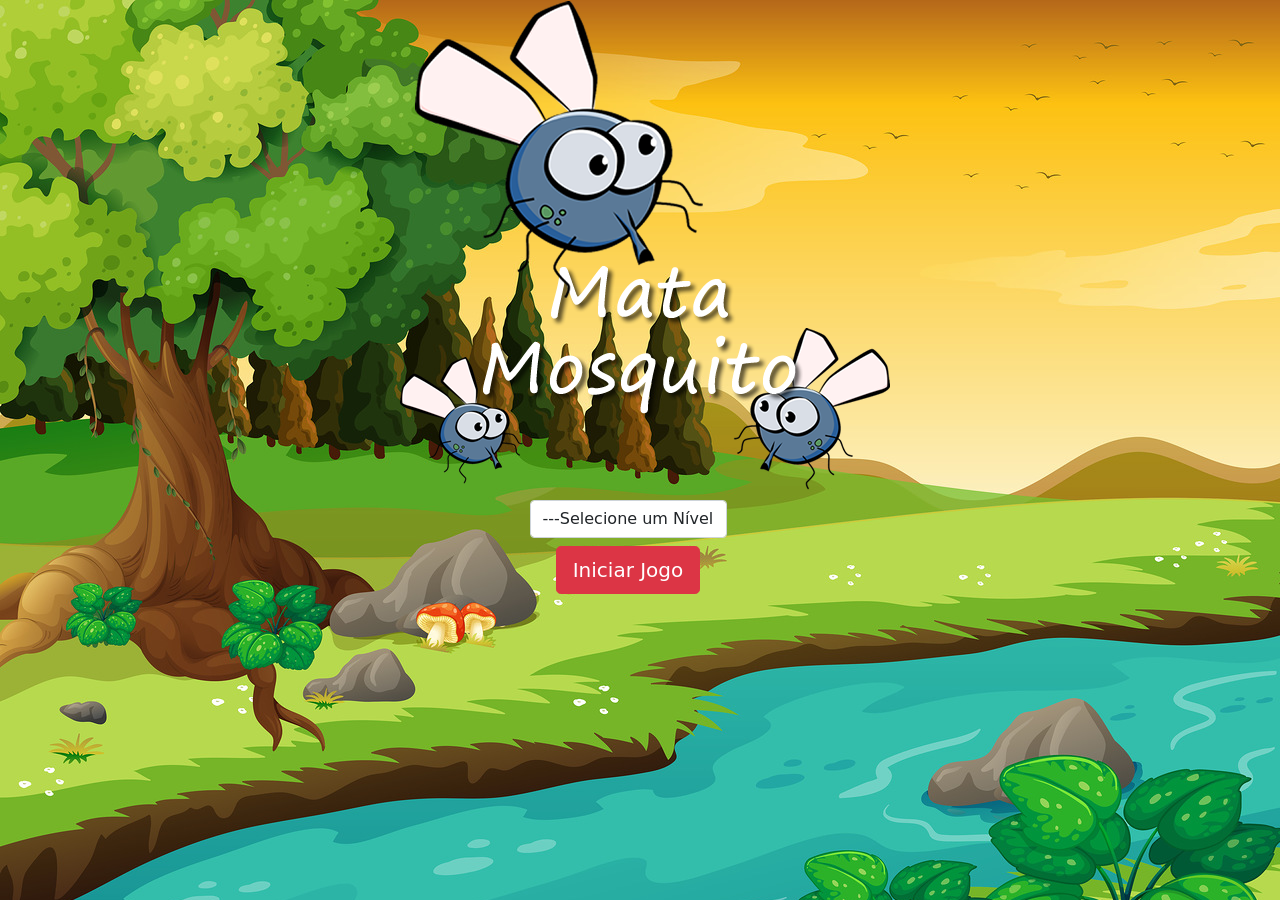
<file: index.html>
<!DOCTYPE html>
<html lang="pt-br">

<head>
    <meta charset="UTF-8">
    <meta name="viewport" content="width=device-width, initial-scale=1.0">
    <link rel="stylesheet" href="css/bootstrap.min.css">
    <link rel="stylesheet" href="estilo.css">
    <title>Mata Mosca</title>
    <script>
        function iniciarjogo() {
            var nivel = document.getElementById("nivel").value
            if (nivel === "") {
                alert("Selecione um nível para Jogar!")
                return false
            }
            window.location.href = "app.html?" + nivel
        }
    </script>
</head>

<body>
    <div class="container"> <!--Titulo do Jogo-->
        <div class="row">
            <div class="col">
                <div class="d-flex justify-content-center">
                    <img src="imagens/game.png">
                </div>
            </div>

            <div class="row">
                <div class="d-flex justify-content-center">
                    <div class="md-2">
                        <select id="nivel" class="form-control">
                            <option value="">---Selecione um Nível</option>
                            <option value="normal">Normal</option>
                            <option value="dificil">Díficil</option>
                            <option value="chunknorris">Chunk Norris</option>
                        </select>
                    </div>
                </div>

            </div>

            <div class="row pt-2">
                <div class="col">
                    <div class="d-flex justify-content-center">
                        <button type="button" class="btn btn-danger btn-lg" onclick="iniciarjogo()">Iniciar Jogo</button>
                    </div>
                </div>
            </div>
        </div>
    </div>














</body>

</html>
</file>
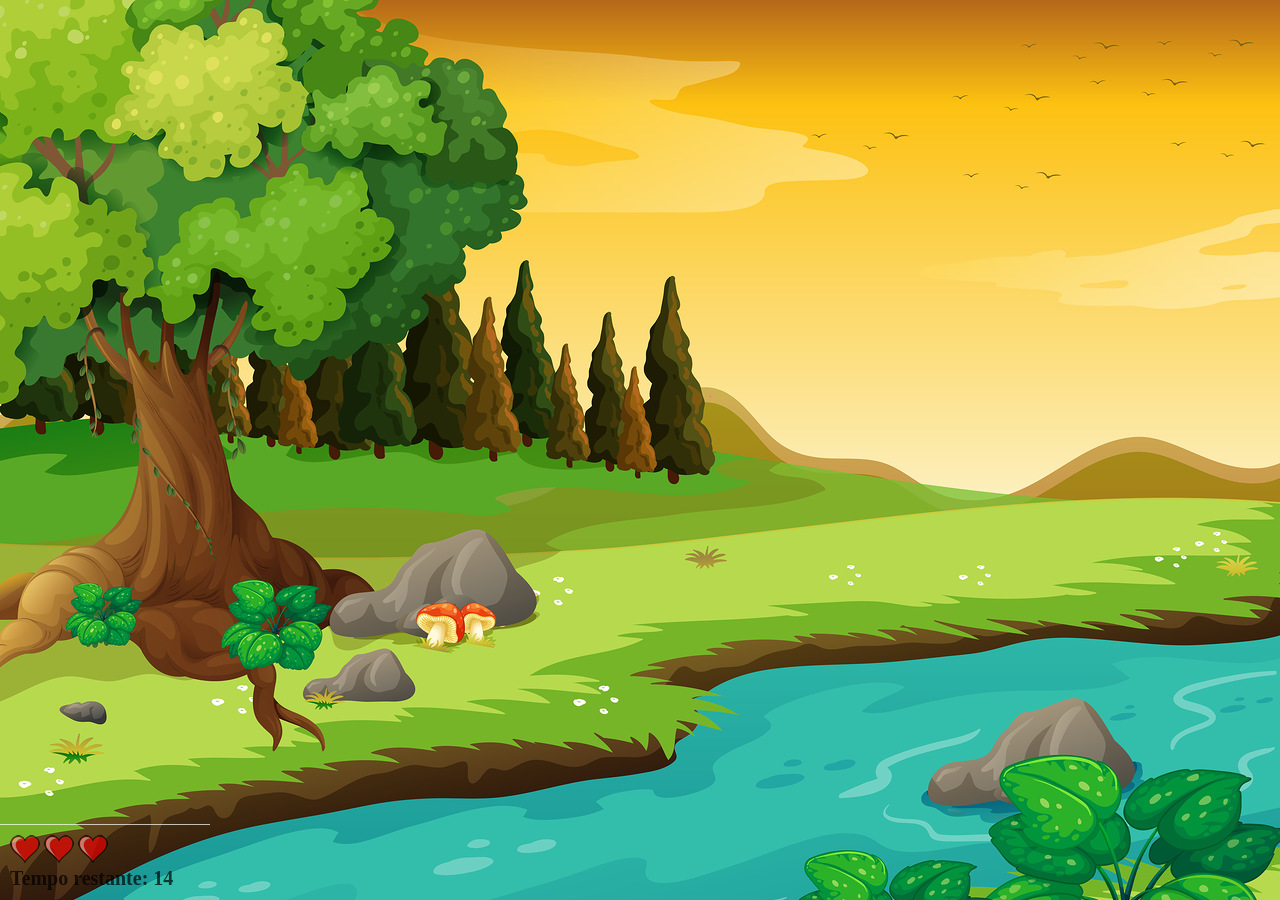
<file: app.html>
<!DOCTYPE html>
<html lang="pt-br">
<head>
    <meta charset="UTF-8">
    <meta name="viewport" content="width=device-width, initial-scale=1.0">
    <link rel="stylesheet" href="estilo.css">
</head>
<body onresize="ajustarTamanhopalvoJogo()">
    <div class="painel">
        <div class="vidas">
            <img id="v1" src="imagens/coracao_cheio.png">
            <img id="v2" src="imagens/coracao_cheio.png">
            <img id="v3" src="imagens/coracao_cheio.png">
        </div>

        <div class="cronometro">
            Tempo restante: <span id="cronometro">15</span>
        </div>
    </div>

    <script src="jogo.js"></script>
    <script>
        ajustarTamanhopalvoJogo()
        document.getElementById('cronometro').innerHTML = tempo

        var criarMosca = setInterval(function () {
            posicaoRandomica()
        }, criarMoscaTempo)
    </script>
</body>
</html>
</file>
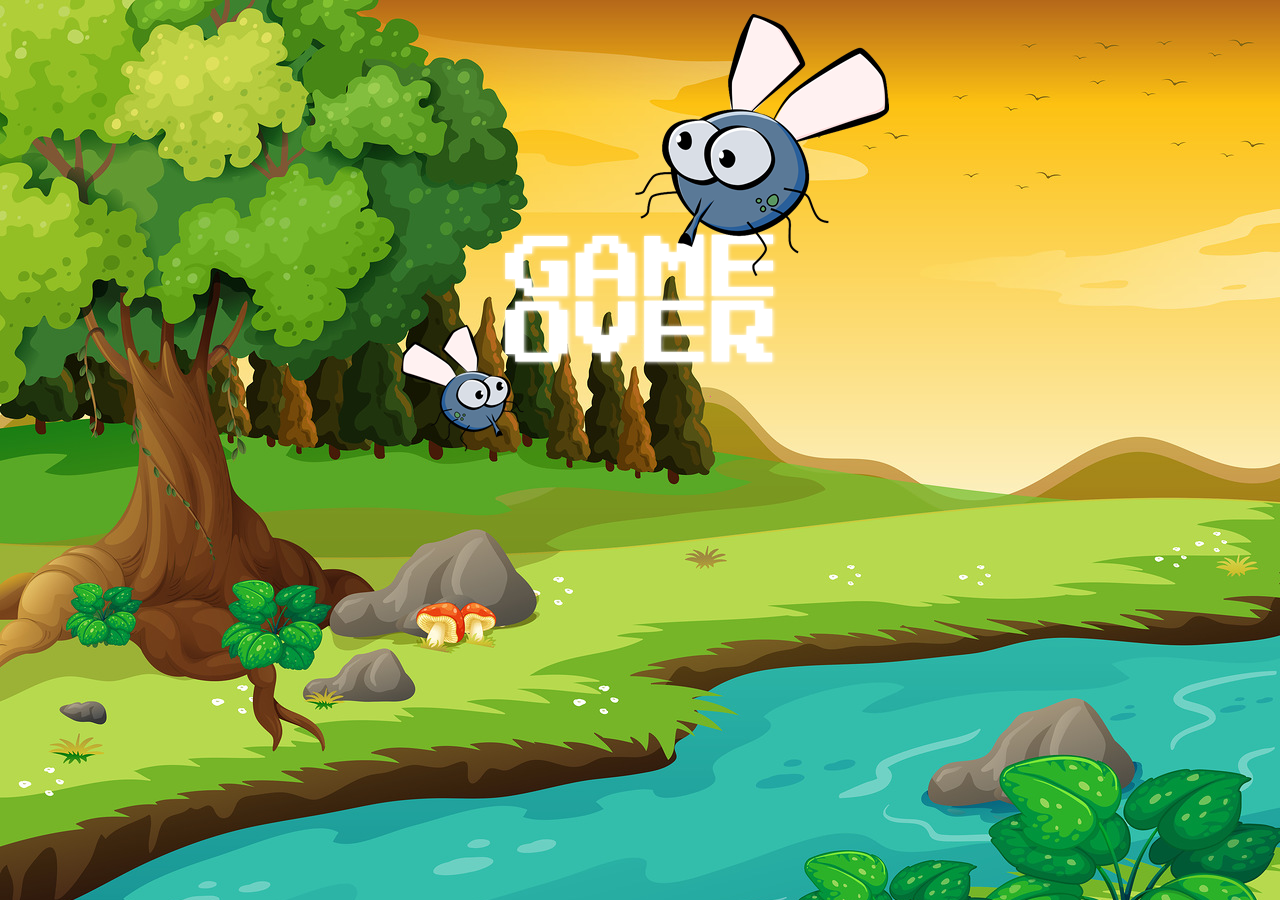
<file: fim_de_jogo.html>
<!DOCTYPE html>
<html lang="pt-br">
<head>
    <meta charset="UTF-8">
    <meta name="viewport" content="width=device-width, initial-scale=1.0">
    <link rel="stylesheet" href="css/bootstrap.min.css">
    <link rel="stylesheet" href="estilo.css">
    <title>Document</title>
</head>
<body>
    <center>
        <img src="imagens/game_over.png">
    </center>
</body>
</html>
</file>
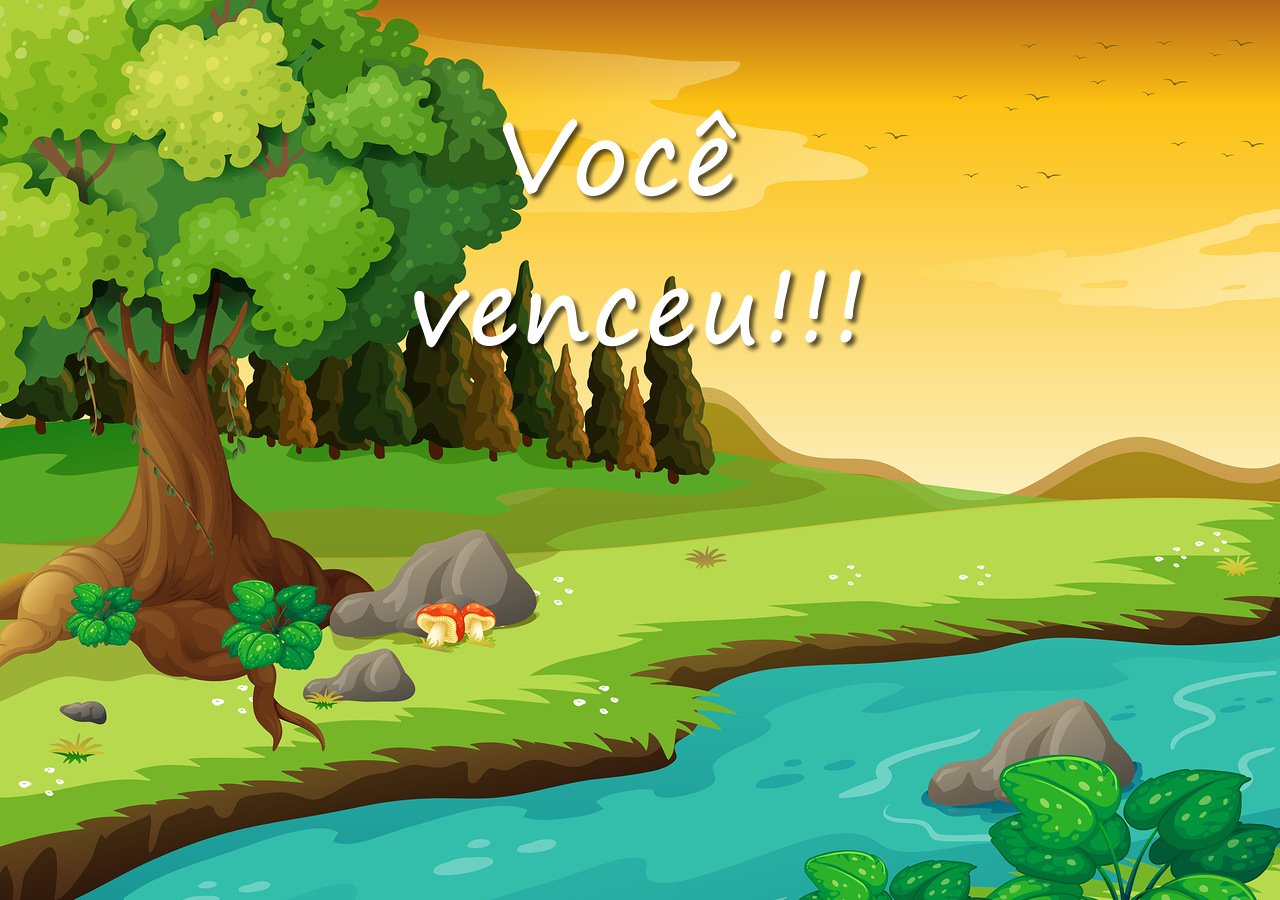
<file: vitoria.html>
<!DOCTYPE html>
<html lang="pt-br">
<head>
    <meta charset="UTF-8">
    <meta name="viewport" content="width=device-width, initial-scale=1.0">
    <link rel="stylesheet" href="css/bootstrap.min.css">
    <link rel="stylesheet" href="estilo.css">
    <title>Document</title>
</head>
<body>
    <center>
        <img src="imagens/vitoria.png">
    </center>
</body>
</html>
</file>
<file: estilo.css>
html {
    cursor: url(imagens/mata_mosca.png) 30 30, auto;
}

body {
    background-image: url(imagens/bg.jpg);
    background-repeat: no-repeat;
}

.mosca1{
    width: 50px;
    height: 50px;
}

.mosca2{
    width: 70px;
    height: 70px;
}

.mosca3{
    width: 90px;
    height: 90px;
}

.painel {
    position: absolute;
    width: 190px;
    padding: 10px;
    left: 0px;
    bottom: 0px;
    border-top: solid 1px #fff;
    border-color: #fff;
    opacity: 0.7;
}

.ladoA {
    transform: scale(1);
}

.ladoB {
    transform: scale(1);
}

.vidas {
    float: left;
}

.cronometro {
    float: left;
    font-size:20px;
    font-weight: bold;
}
</file>
